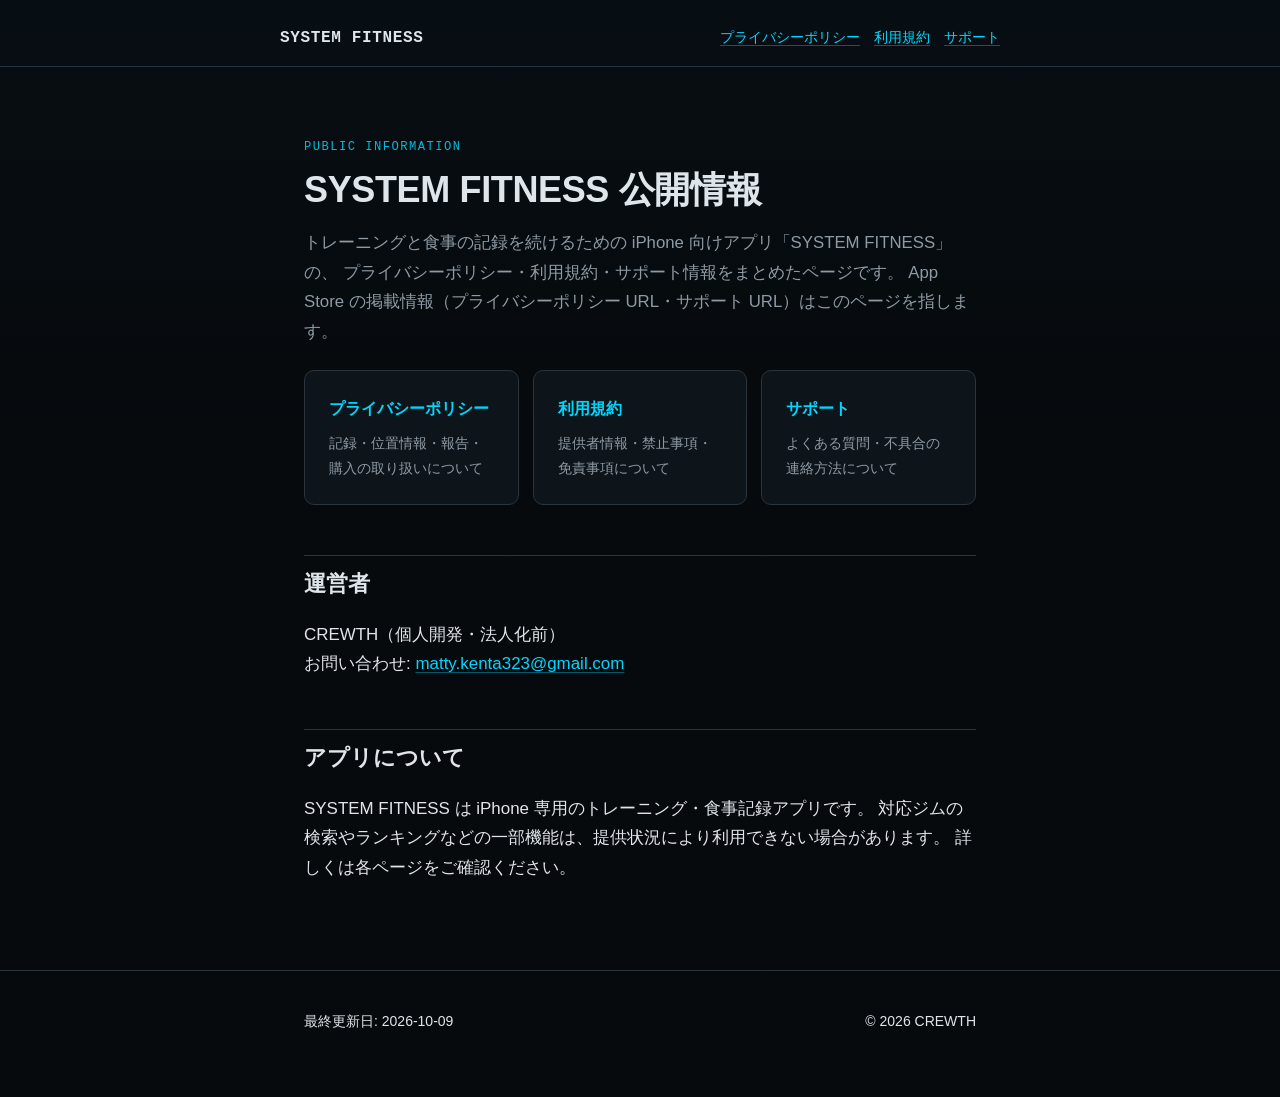
<file: index.html>
<!doctype html>
<html lang="ja">
<head>
<meta charset="UTF-8" />
<meta name="viewport" content="width=device-width, initial-scale=1" />
<title>SYSTEM FITNESS — 公開情報</title>
<meta name="description" content="SYSTEM FITNESS のプライバシーポリシー・利用規約・サポート情報です。" />
<link rel="stylesheet" href="./style.css" />
</head>
<body>
<header class="site-header">
  <div class="site-header__inner">
    <a class="site-header__brand" href="./index.html">SYSTEM FITNESS</a>
    <nav class="site-header__nav" aria-label="ページ">
      <a href="./privacy.html">プライバシーポリシー</a>
      <a href="./terms.html">利用規約</a>
      <a href="./support.html">サポート</a>
    </nav>
  </div>
</header>

<main class="site-main">
  <section aria-labelledby="top-heading">
    <p class="overline">PUBLIC INFORMATION</p>
    <h1 id="top-heading">SYSTEM FITNESS 公開情報</h1>
    <p class="lede">
      トレーニングと食事の記録を続けるための iPhone 向けアプリ「SYSTEM FITNESS」の、
      プライバシーポリシー・利用規約・サポート情報をまとめたページです。
      App Store の掲載情報（プライバシーポリシー URL・サポート URL）はこのページを指します。
    </p>

    <div class="card-grid">
      <a class="card" href="./privacy.html">
        <h3>プライバシーポリシー</h3>
        <p>記録・位置情報・報告・購入の取り扱いについて</p>
      </a>
      <a class="card" href="./terms.html">
        <h3>利用規約</h3>
        <p>提供者情報・禁止事項・免責事項について</p>
      </a>
      <a class="card" href="./support.html">
        <h3>サポート</h3>
        <p>よくある質問・不具合の連絡方法について</p>
      </a>
    </div>

    <h2>運営者</h2>
    <p>
      CREWTH（個人開発・法人化前）<br />
      お問い合わせ: <a href="mailto:matty.kenta323@gmail.com">matty.kenta323@gmail.com</a>
    </p>

    <h2>アプリについて</h2>
    <p>
      SYSTEM FITNESS は iPhone 専用のトレーニング・食事記録アプリです。
      対応ジムの検索やランキングなどの一部機能は、提供状況により利用できない場合があります。
      詳しくは各ページをご確認ください。
    </p>
  </section>
</main>

<footer class="site-footer">
  <div class="site-footer__inner">
    <p>最終更新日: 2026-10-09</p>
    <p>&copy; 2026 CREWTH</p>
  </div>
</footer>
</body>
</html>
</file>
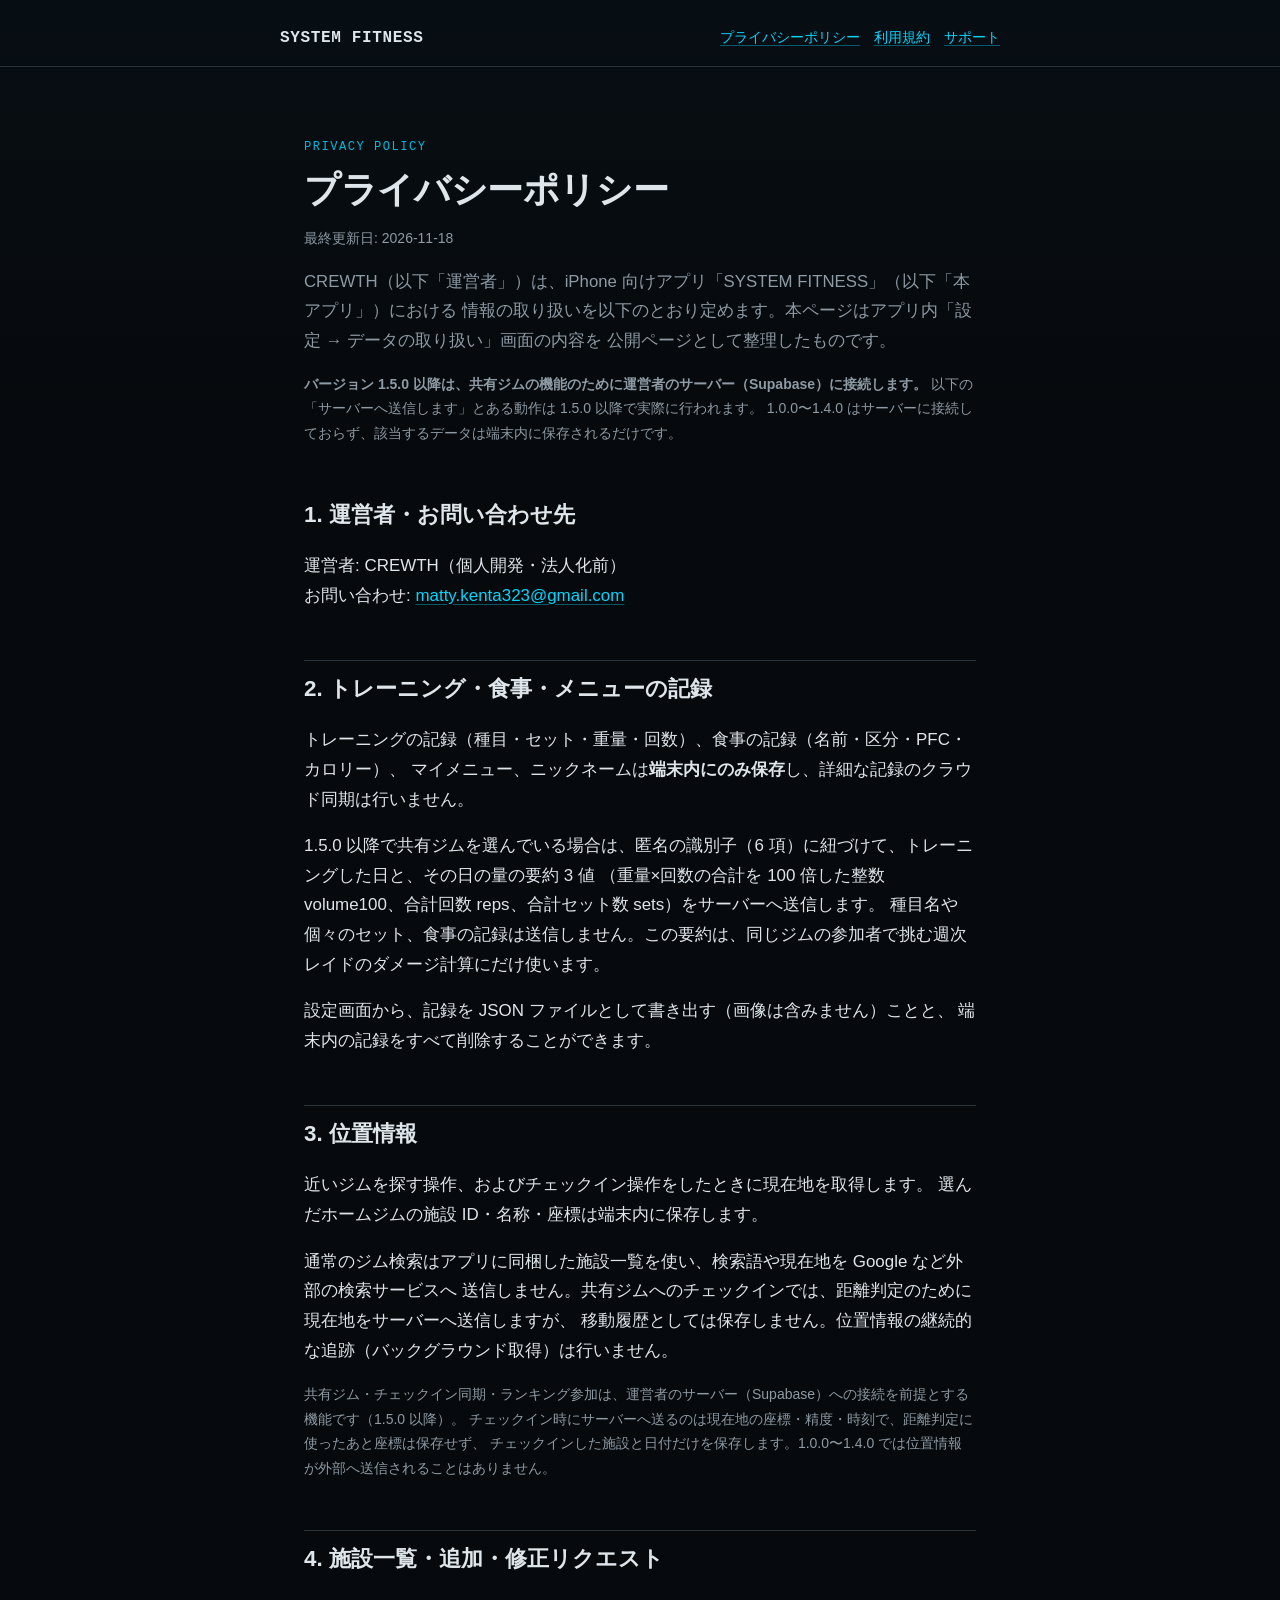
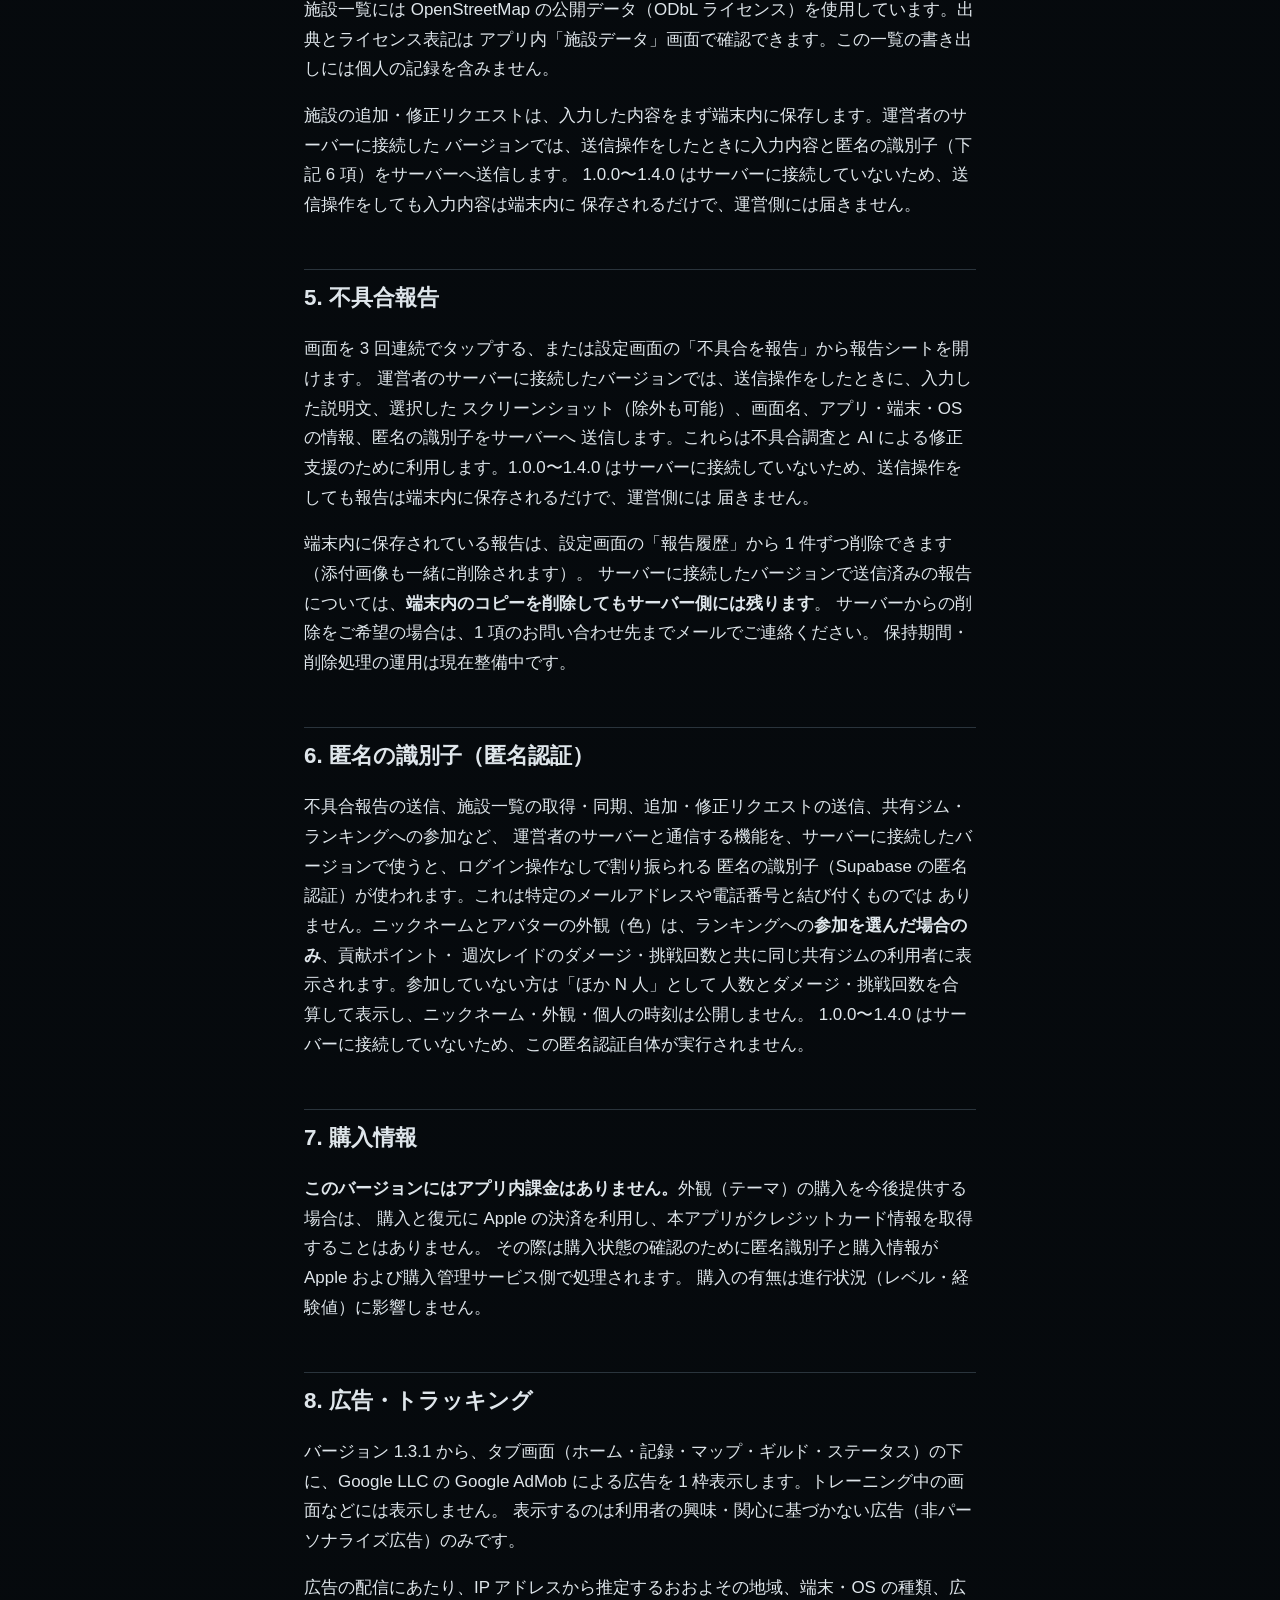
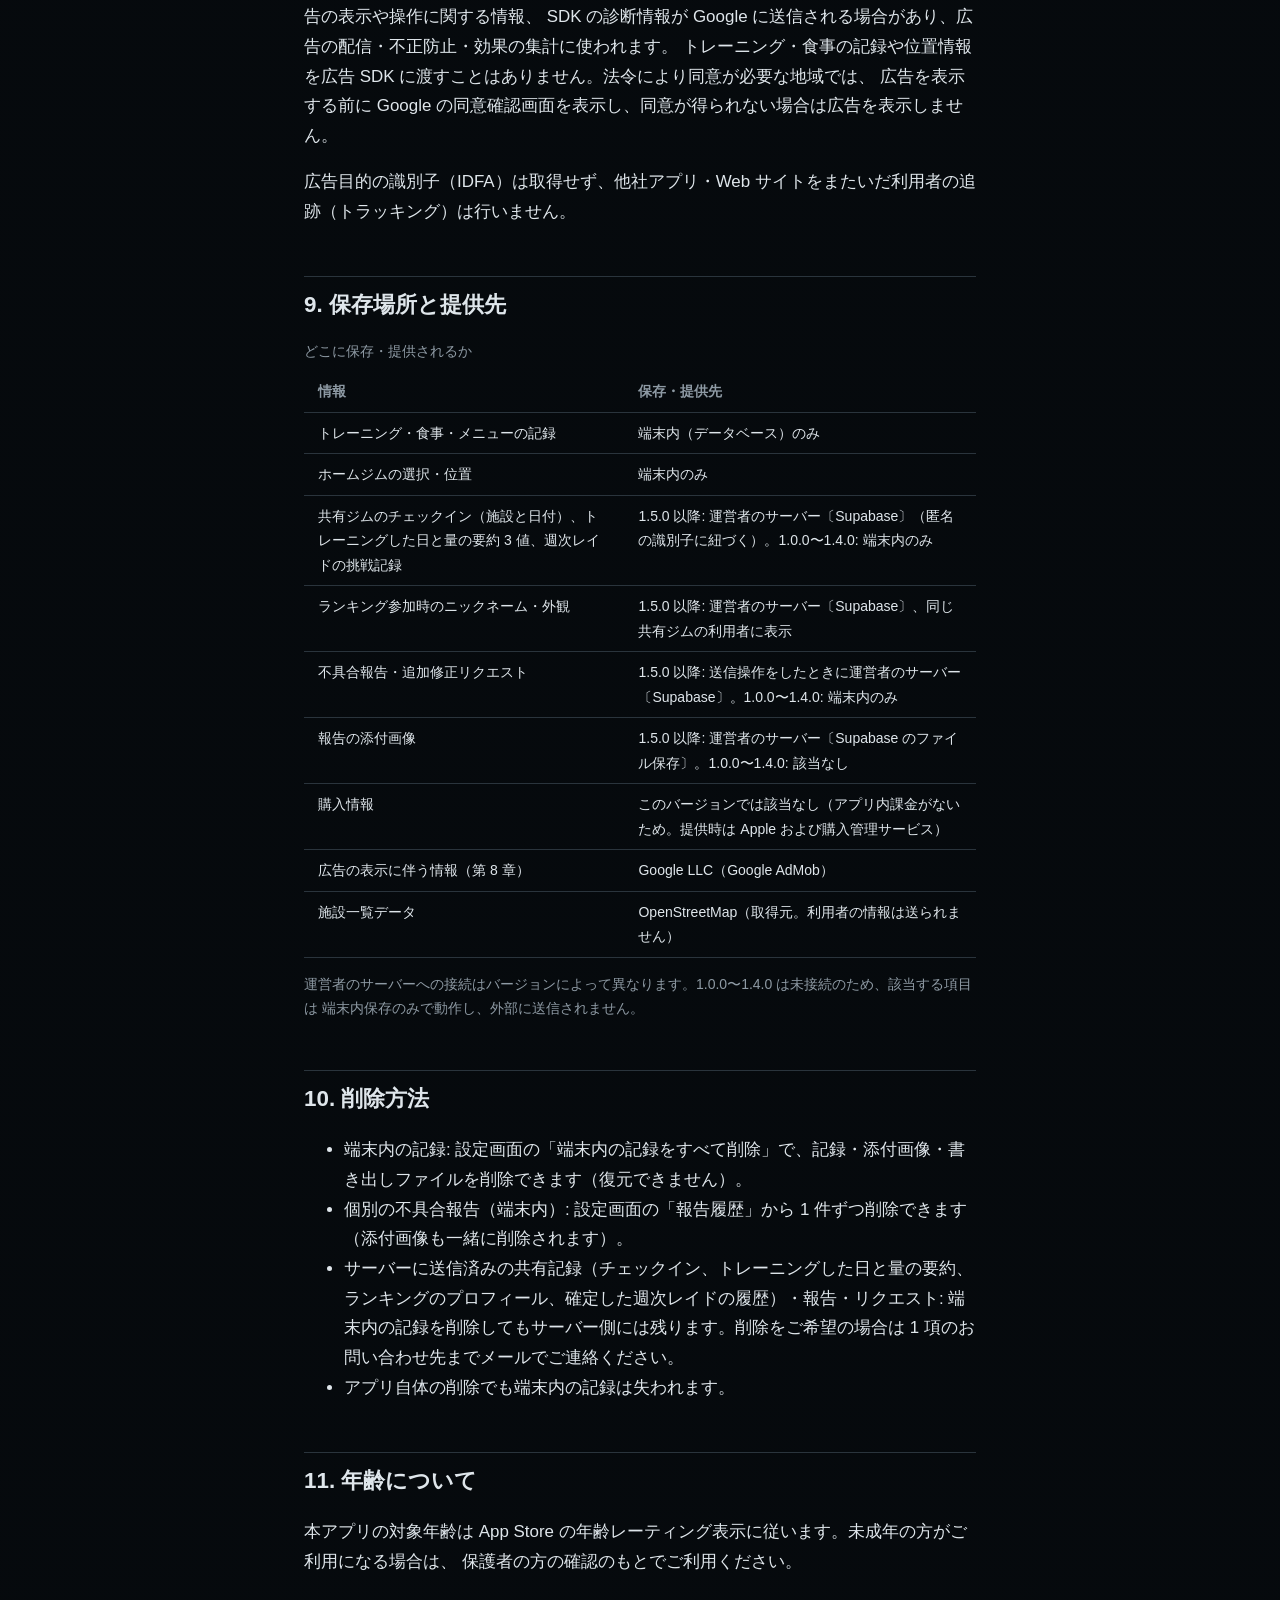
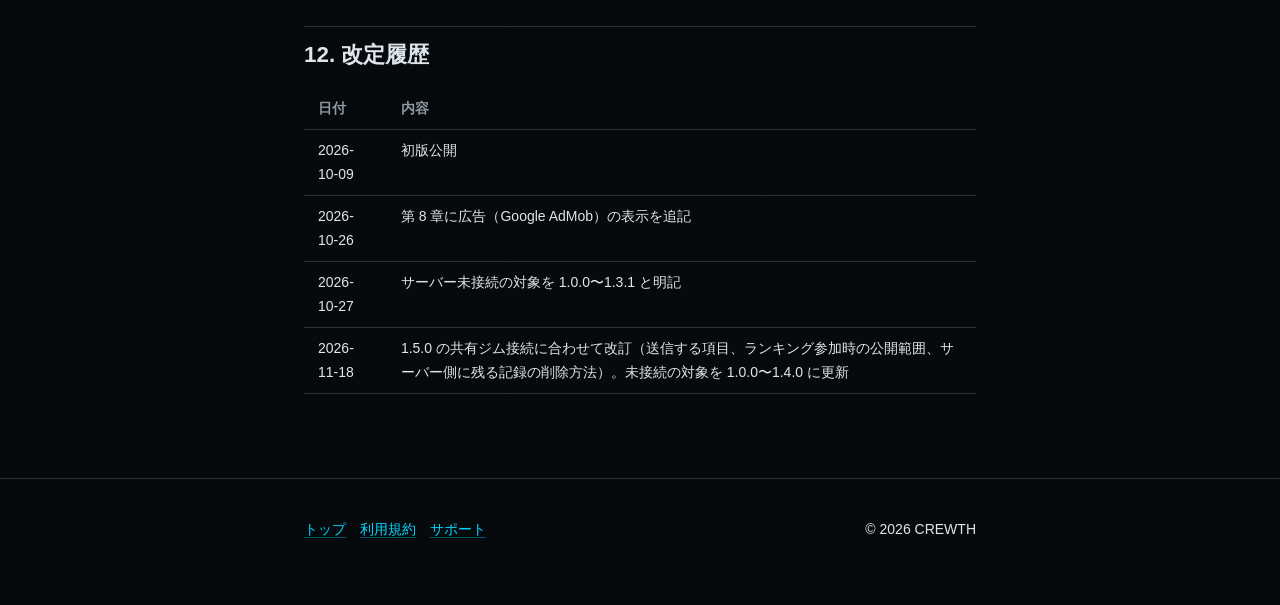
<file: privacy.html>
<!doctype html>
<html lang="ja">
<head>
<meta charset="UTF-8" />
<meta name="viewport" content="width=device-width, initial-scale=1" />
<title>プライバシーポリシー — SYSTEM FITNESS</title>
<meta name="description" content="SYSTEM FITNESS のプライバシーポリシー。収集する情報、端末内保存、第三者提供、削除方法について説明します。" />
<link rel="stylesheet" href="./style.css" />
</head>
<body>
<header class="site-header">
  <div class="site-header__inner">
    <a class="site-header__brand" href="./index.html">SYSTEM FITNESS</a>
    <nav class="site-header__nav" aria-label="ページ">
      <a href="./privacy.html">プライバシーポリシー</a>
      <a href="./terms.html">利用規約</a>
      <a href="./support.html">サポート</a>
    </nav>
  </div>
</header>

<main class="site-main">
  <article>
    <p class="overline">PRIVACY POLICY</p>
    <h1>プライバシーポリシー</h1>
    <p class="meta">最終更新日: 2026-11-18</p>
    <p class="lede">
      CREWTH（以下「運営者」）は、iPhone 向けアプリ「SYSTEM FITNESS」（以下「本アプリ」）における
      情報の取り扱いを以下のとおり定めます。本ページはアプリ内「設定 → データの取り扱い」画面の内容を
      公開ページとして整理したものです。
    </p>
    <p class="meta">
      <strong>バージョン 1.5.0 以降は、共有ジムの機能のために運営者のサーバー（Supabase）に接続します。</strong>
      以下の「サーバーへ送信します」とある動作は 1.5.0 以降で実際に行われます。
      1.0.0〜1.4.0 はサーバーに接続しておらず、該当するデータは端末内に保存されるだけです。
    </p>

    <section aria-labelledby="h-operator">
      <h2 id="h-operator">1. 運営者・お問い合わせ先</h2>
      <p>
        運営者: CREWTH（個人開発・法人化前）<br />
        お問い合わせ: <a href="mailto:matty.kenta323@gmail.com">matty.kenta323@gmail.com</a>
      </p>
    </section>

    <section aria-labelledby="h-records">
      <h2 id="h-records">2. トレーニング・食事・メニューの記録</h2>
      <p>
        トレーニングの記録（種目・セット・重量・回数）、食事の記録（名前・区分・PFC・カロリー）、
        マイメニュー、ニックネームは<strong>端末内にのみ保存</strong>し、詳細な記録のクラウド同期は行いません。
      </p>
      <p>
        1.5.0 以降で共有ジムを選んでいる場合は、匿名の識別子（6 項）に紐づけて、トレーニングした日と、その日の量の要約 3 値
        （重量×回数の合計を 100 倍した整数 volume100、合計回数 reps、合計セット数 sets）をサーバーへ送信します。
        種目名や個々のセット、食事の記録は送信しません。この要約は、同じジムの参加者で挑む週次レイドのダメージ計算にだけ使います。
      </p>
      <p>
        設定画面から、記録を JSON ファイルとして書き出す（画像は含みません）ことと、
        端末内の記録をすべて削除することができます。
      </p>
    </section>

    <section aria-labelledby="h-location">
      <h2 id="h-location">3. 位置情報</h2>
      <p>
        近いジムを探す操作、およびチェックイン操作をしたときに現在地を取得します。
        選んだホームジムの施設 ID・名称・座標は端末内に保存します。
      </p>
      <p>
        通常のジム検索はアプリに同梱した施設一覧を使い、検索語や現在地を Google など外部の検索サービスへ
        送信しません。共有ジムへのチェックインでは、距離判定のために現在地をサーバーへ送信しますが、
        移動履歴としては保存しません。位置情報の継続的な追跡（バックグラウンド取得）は行いません。
      </p>
      <p class="meta">
        共有ジム・チェックイン同期・ランキング参加は、運営者のサーバー（Supabase）への接続を前提とする機能です（1.5.0 以降）。
        チェックイン時にサーバーへ送るのは現在地の座標・精度・時刻で、距離判定に使ったあと座標は保存せず、
        チェックインした施設と日付だけを保存します。1.0.0〜1.4.0 では位置情報が外部へ送信されることはありません。
      </p>
    </section>

    <section aria-labelledby="h-gyms">
      <h2 id="h-gyms">4. 施設一覧・追加・修正リクエスト</h2>
      <p>
        施設一覧には OpenStreetMap の公開データ（ODbL ライセンス）を使用しています。出典とライセンス表記は
        アプリ内「施設データ」画面で確認できます。この一覧の書き出しには個人の記録を含みません。
      </p>
      <p>
        施設の追加・修正リクエストは、入力した内容をまず端末内に保存します。運営者のサーバーに接続した
        バージョンでは、送信操作をしたときに入力内容と匿名の識別子（下記 6 項）をサーバーへ送信します。
        1.0.0〜1.4.0 はサーバーに接続していないため、送信操作をしても入力内容は端末内に
        保存されるだけで、運営側には届きません。
      </p>
    </section>

    <section aria-labelledby="h-reports">
      <h2 id="h-reports">5. 不具合報告</h2>
      <p>
        画面を 3 回連続でタップする、または設定画面の「不具合を報告」から報告シートを開けます。
        運営者のサーバーに接続したバージョンでは、送信操作をしたときに、入力した説明文、選択した
        スクリーンショット（除外も可能）、画面名、アプリ・端末・OS の情報、匿名の識別子をサーバーへ
        送信します。これらは不具合調査と AI による修正支援のために利用します。1.0.0〜1.4.0
        はサーバーに接続していないため、送信操作をしても報告は端末内に保存されるだけで、運営側には
        届きません。
      </p>
      <p>
        端末内に保存されている報告は、設定画面の「報告履歴」から 1 件ずつ削除できます（添付画像も一緒に削除されます）。
        サーバーに接続したバージョンで送信済みの報告については、<strong>端末内のコピーを削除してもサーバー側には残ります</strong>。
        サーバーからの削除をご希望の場合は、1 項のお問い合わせ先までメールでご連絡ください。
        保持期間・削除処理の運用は現在整備中です。
      </p>
    </section>

    <section aria-labelledby="h-id">
      <h2 id="h-id">6. 匿名の識別子（匿名認証）</h2>
      <p>
        不具合報告の送信、施設一覧の取得・同期、追加・修正リクエストの送信、共有ジム・ランキングへの参加など、
        運営者のサーバーと通信する機能を、サーバーに接続したバージョンで使うと、ログイン操作なしで割り振られる
        匿名の識別子（Supabase の匿名認証）が使われます。これは特定のメールアドレスや電話番号と結び付くものでは
        ありません。ニックネームとアバターの外観（色）は、ランキングへの<strong>参加を選んだ場合のみ</strong>、貢献ポイント・
        週次レイドのダメージ・挑戦回数と共に同じ共有ジムの利用者に表示されます。参加していない方は「ほか N 人」として
        人数とダメージ・挑戦回数を合算して表示し、ニックネーム・外観・個人の時刻は公開しません。
        1.0.0〜1.4.0 はサーバーに接続していないため、この匿名認証自体が実行されません。
      </p>
    </section>

    <section aria-labelledby="h-purchase">
      <h2 id="h-purchase">7. 購入情報</h2>
      <p>
        <strong>このバージョンにはアプリ内課金はありません。</strong>外観（テーマ）の購入を今後提供する場合は、
        購入と復元に Apple の決済を利用し、本アプリがクレジットカード情報を取得することはありません。
        その際は購入状態の確認のために匿名識別子と購入情報が Apple および購入管理サービス側で処理されます。
        購入の有無は進行状況（レベル・経験値）に影響しません。
      </p>
    </section>

    <section aria-labelledby="h-ads">
      <h2 id="h-ads">8. 広告・トラッキング</h2>
      <p>
        バージョン 1.3.1 から、タブ画面（ホーム・記録・マップ・ギルド・ステータス）の下に、Google LLC の
        Google AdMob による広告を 1 枠表示します。トレーニング中の画面などには表示しません。
        表示するのは利用者の興味・関心に基づかない広告（非パーソナライズ広告）のみです。
      </p>
      <p>
        広告の配信にあたり、IP アドレスから推定するおおよその地域、端末・OS の種類、広告の表示や操作に関する情報、
        SDK の診断情報が Google に送信される場合があり、広告の配信・不正防止・効果の集計に使われます。
        トレーニング・食事の記録や位置情報を広告 SDK に渡すことはありません。法令により同意が必要な地域では、
        広告を表示する前に Google の同意確認画面を表示し、同意が得られない場合は広告を表示しません。
      </p>
      <p>
        広告目的の識別子（IDFA）は取得せず、他社アプリ・Web サイトをまたいだ利用者の追跡（トラッキング）は行いません。
      </p>
    </section>

    <section aria-labelledby="h-where">
      <h2 id="h-where">9. 保存場所と提供先</h2>
      <table>
        <caption>どこに保存・提供されるか</caption>
        <thead>
          <tr><th>情報</th><th>保存・提供先</th></tr>
        </thead>
        <tbody>
          <tr><td>トレーニング・食事・メニューの記録</td><td>端末内（データベース）のみ</td></tr>
          <tr><td>ホームジムの選択・位置</td><td>端末内のみ</td></tr>
          <tr><td>共有ジムのチェックイン（施設と日付）、トレーニングした日と量の要約 3 値、週次レイドの挑戦記録</td><td>1.5.0 以降: 運営者のサーバー〔Supabase〕（匿名の識別子に紐づく）。1.0.0〜1.4.0: 端末内のみ</td></tr>
          <tr><td>ランキング参加時のニックネーム・外観</td><td>1.5.0 以降: 運営者のサーバー〔Supabase〕、同じ共有ジムの利用者に表示</td></tr>
          <tr><td>不具合報告・追加修正リクエスト</td><td>1.5.0 以降: 送信操作をしたときに運営者のサーバー〔Supabase〕。1.0.0〜1.4.0: 端末内のみ</td></tr>
          <tr><td>報告の添付画像</td><td>1.5.0 以降: 運営者のサーバー〔Supabase のファイル保存〕。1.0.0〜1.4.0: 該当なし</td></tr>
          <tr><td>購入情報</td><td>このバージョンでは該当なし（アプリ内課金がないため。提供時は Apple および購入管理サービス）</td></tr>
          <tr><td>広告の表示に伴う情報（第 8 章）</td><td>Google LLC（Google AdMob）</td></tr>
          <tr><td>施設一覧データ</td><td>OpenStreetMap（取得元。利用者の情報は送られません）</td></tr>
        </tbody>
      </table>
      <p class="meta">
        運営者のサーバーへの接続はバージョンによって異なります。1.0.0〜1.4.0 は未接続のため、該当する項目は
        端末内保存のみで動作し、外部に送信されません。
      </p>
    </section>

    <section aria-labelledby="h-delete">
      <h2 id="h-delete">10. 削除方法</h2>
      <ul>
        <li>端末内の記録: 設定画面の「端末内の記録をすべて削除」で、記録・添付画像・書き出しファイルを削除できます（復元できません）。</li>
        <li>個別の不具合報告（端末内）: 設定画面の「報告履歴」から 1 件ずつ削除できます（添付画像も一緒に削除されます）。</li>
        <li>サーバーに送信済みの共有記録（チェックイン、トレーニングした日と量の要約、ランキングのプロフィール、確定した週次レイドの履歴）・報告・リクエスト: 端末内の記録を削除してもサーバー側には残ります。削除をご希望の場合は 1 項のお問い合わせ先までメールでご連絡ください。</li>
        <li>アプリ自体の削除でも端末内の記録は失われます。</li>
      </ul>
    </section>

    <section aria-labelledby="h-children">
      <h2 id="h-children">11. 年齢について</h2>
      <p>
        本アプリの対象年齢は App Store の年齢レーティング表示に従います。未成年の方がご利用になる場合は、
        保護者の方の確認のもとでご利用ください。
      </p>
    </section>

    <section aria-labelledby="h-history">
      <h2 id="h-history">12. 改定履歴</h2>
      <table>
        <thead>
          <tr><th>日付</th><th>内容</th></tr>
        </thead>
        <tbody>
          <tr><td>2026-10-09</td><td>初版公開</td></tr>
          <tr><td>2026-10-26</td><td>第 8 章に広告（Google AdMob）の表示を追記</td></tr>
          <tr><td>2026-10-27</td><td>サーバー未接続の対象を 1.0.0〜1.3.1 と明記</td></tr>
          <tr><td>2026-11-18</td><td>1.5.0 の共有ジム接続に合わせて改訂（送信する項目、ランキング参加時の公開範囲、サーバー側に残る記録の削除方法）。未接続の対象を 1.0.0〜1.4.0 に更新</td></tr>
        </tbody>
      </table>
    </section>
  </article>
</main>

<footer class="site-footer">
  <div class="site-footer__inner">
    <nav class="site-footer__nav" aria-label="フッター">
      <a href="./index.html">トップ</a>
      <a href="./terms.html">利用規約</a>
      <a href="./support.html">サポート</a>
    </nav>
    <p>&copy; 2026 CREWTH</p>
  </div>
</footer>
</body>
</html>
</file>
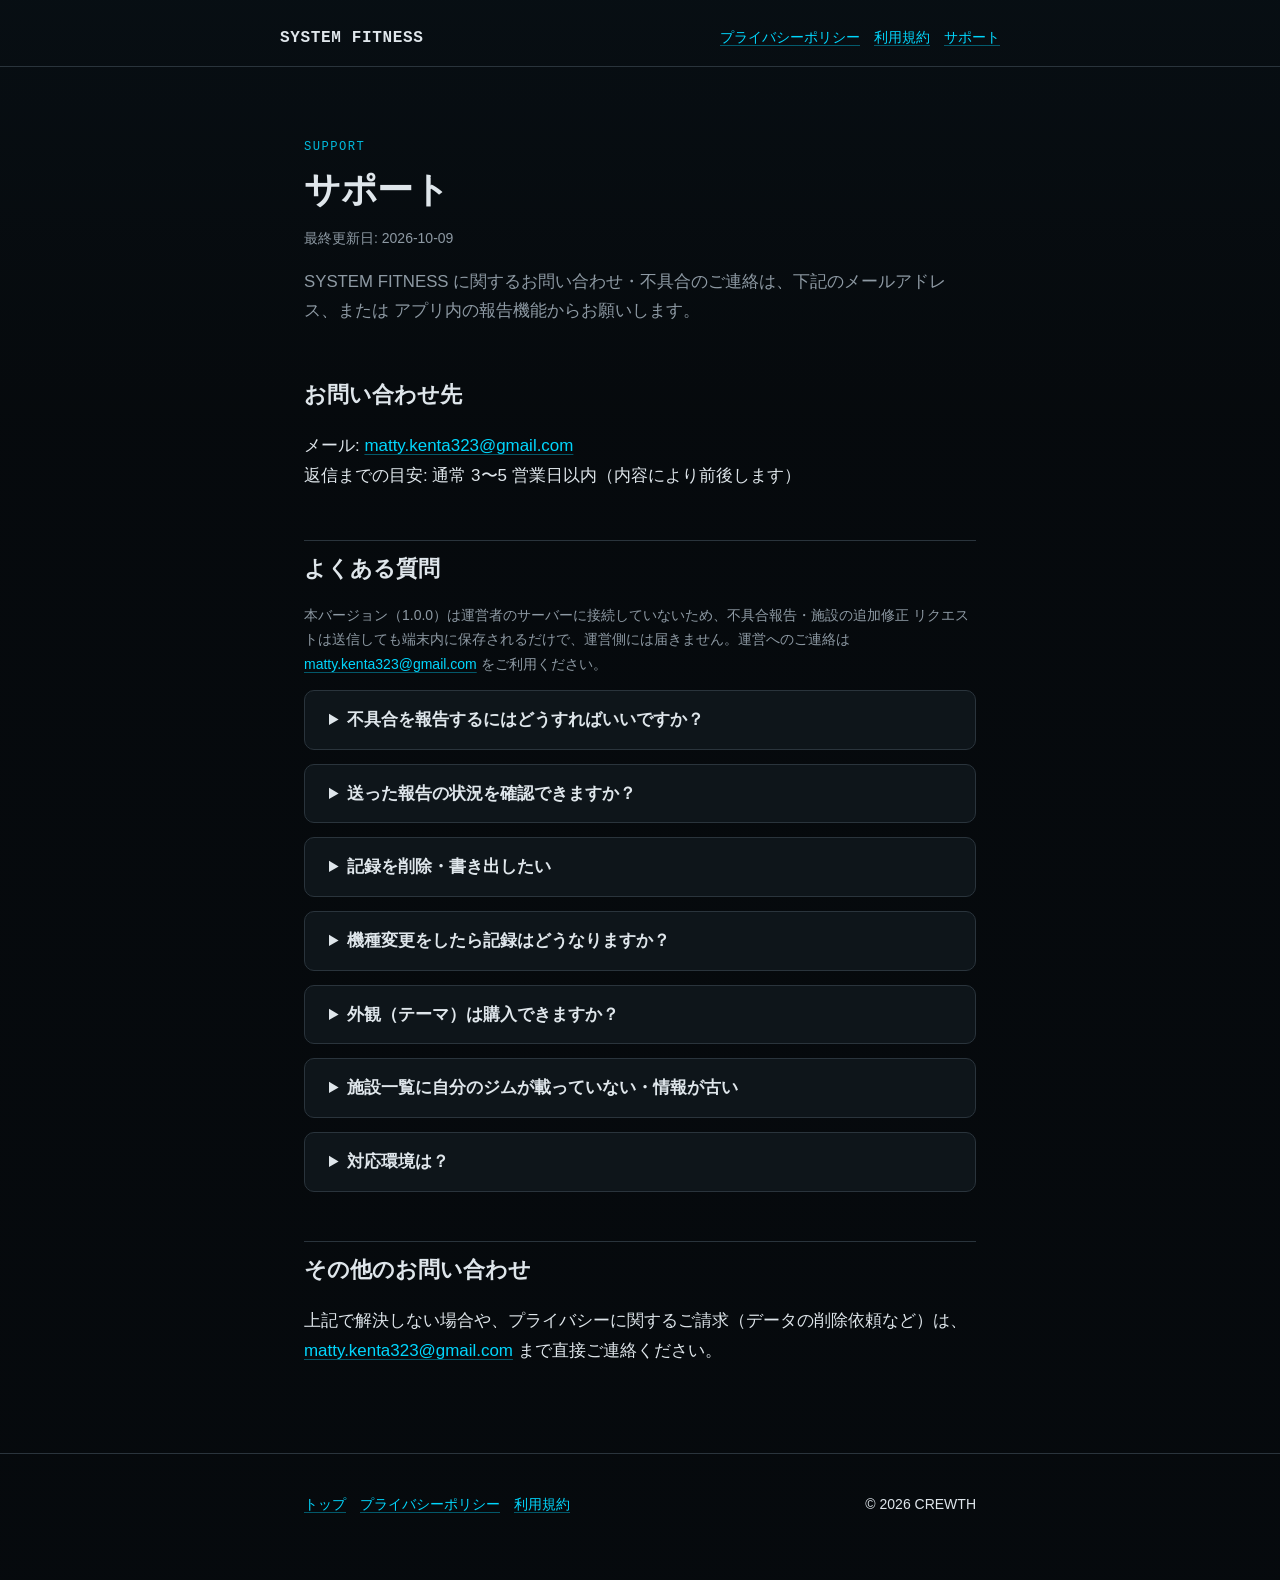
<file: support.html>
<!doctype html>
<html lang="ja">
<head>
<meta charset="UTF-8" />
<meta name="viewport" content="width=device-width, initial-scale=1" />
<title>サポート — SYSTEM FITNESS</title>
<meta name="description" content="SYSTEM FITNESS のサポート情報。よくある質問、不具合の連絡方法、お問い合わせ先。" />
<link rel="stylesheet" href="./style.css" />
</head>
<body>
<header class="site-header">
  <div class="site-header__inner">
    <a class="site-header__brand" href="./index.html">SYSTEM FITNESS</a>
    <nav class="site-header__nav" aria-label="ページ">
      <a href="./privacy.html">プライバシーポリシー</a>
      <a href="./terms.html">利用規約</a>
      <a href="./support.html">サポート</a>
    </nav>
  </div>
</header>

<main class="site-main">
  <article>
    <p class="overline">SUPPORT</p>
    <h1>サポート</h1>
    <p class="meta">最終更新日: 2026-10-09</p>
    <p class="lede">
      SYSTEM FITNESS に関するお問い合わせ・不具合のご連絡は、下記のメールアドレス、または
      アプリ内の報告機能からお願いします。
    </p>

    <section aria-labelledby="h-contact">
      <h2 id="h-contact">お問い合わせ先</h2>
      <p>
        メール: <a href="mailto:matty.kenta323@gmail.com">matty.kenta323@gmail.com</a><br />
        返信までの目安: 通常 3〜5 営業日以内（内容により前後します）
      </p>
    </section>

    <section aria-labelledby="h-faq">
      <h2 id="h-faq">よくある質問</h2>

      <p class="meta">
        本バージョン（1.0.0）は運営者のサーバーに接続していないため、不具合報告・施設の追加修正
        リクエストは送信しても端末内に保存されるだけで、運営側には届きません。運営へのご連絡は
        <a href="mailto:matty.kenta323@gmail.com">matty.kenta323@gmail.com</a> をご利用ください。
      </p>

      <details>
        <summary>不具合を報告するにはどうすればいいですか？</summary>
        <p>
          アプリのどの画面でも、同じ場所を素早く 3 回タップすると報告シートが開きます。
          設定画面の「不具合を報告」からも同じ画面を開けます。説明文とスクリーンショット
          （除外も可能）を添えて送信すると、端末内に保存されます（本バージョンでは運営側には
          届きません）。運営へのご連絡は上記のメールアドレスをご利用ください。
        </p>
      </details>

      <details>
        <summary>送った報告の状況を確認できますか？</summary>
        <p>
          設定画面の「報告履歴」から、報告の状態を確認できます。本バージョンでは送信は常に
          「送信できませんでした」の状態になります（サーバーに接続していないため）。
          サーバーに接続したバージョンでは、送信に失敗した報告を同じ画面から再送できます。
        </p>
      </details>

      <details>
        <summary>記録を削除・書き出したい</summary>
        <p>
          設定画面の「記録を書き出す」で記録を JSON ファイルとして共有できます（画像は含みません）。
          「端末内の記録をすべて削除」で端末内の記録をすべて削除できます（復元できません）。
          不具合報告は「報告履歴」から 1 件ずつ削除することもできます。
          サーバーに送信済みの報告の削除は、プライバシーポリシーの「削除方法」をご確認ください。
        </p>
      </details>

      <details>
        <summary>機種変更をしたら記録はどうなりますか？</summary>
        <p>
          トレーニング・食事の記録は端末内に保存されているため、現時点では機種変更時に
          自動で引き継がれません。機種変更の前に「記録を書き出す」でファイルを保存しておくことを
          おすすめします（書き出したファイルをアプリへ読み込み直す機能は現在ありません）。
        </p>
      </details>

      <details>
        <summary>外観（テーマ）は購入できますか？</summary>
        <p>
          このバージョンにはアプリ内課金がなく、外観の購入はできません。今後提供する場合は、
          購入と復元に Apple の決済を利用する形を予定しています。
        </p>
      </details>

      <details>
        <summary>施設一覧に自分のジムが載っていない・情報が古い</summary>
        <p>
          「ジムを探す」画面の「追加・修正リクエスト」から入力内容を記録できます。本バージョンは
          サーバーに接続していないため、記録した内容は端末内に保存されるだけで運営側には届きません。
          施設一覧の修正をご依頼の場合は、上記のメールアドレスまでご連絡ください。施設一覧は
          OpenStreetMap の公開データを基にしており、最新の営業状況・設備を保証するものではありません。
        </p>
      </details>

      <details>
        <summary>対応環境は？</summary>
        <p>
          iPhone 専用のアプリです（iPad 非対応）。対応する iOS のバージョンは App Store の
          掲載ページをご確認ください。
        </p>
      </details>
    </section>

    <section aria-labelledby="h-other">
      <h2 id="h-other">その他のお問い合わせ</h2>
      <p>
        上記で解決しない場合や、プライバシーに関するご請求（データの削除依頼など）は、
        <a href="mailto:matty.kenta323@gmail.com">matty.kenta323@gmail.com</a>
        まで直接ご連絡ください。
      </p>
    </section>
  </article>
</main>

<footer class="site-footer">
  <div class="site-footer__inner">
    <nav class="site-footer__nav" aria-label="フッター">
      <a href="./index.html">トップ</a>
      <a href="./privacy.html">プライバシーポリシー</a>
      <a href="./terms.html">利用規約</a>
    </nav>
    <p>&copy; 2026 CREWTH</p>
  </div>
</footer>
</body>
</html>
</file>
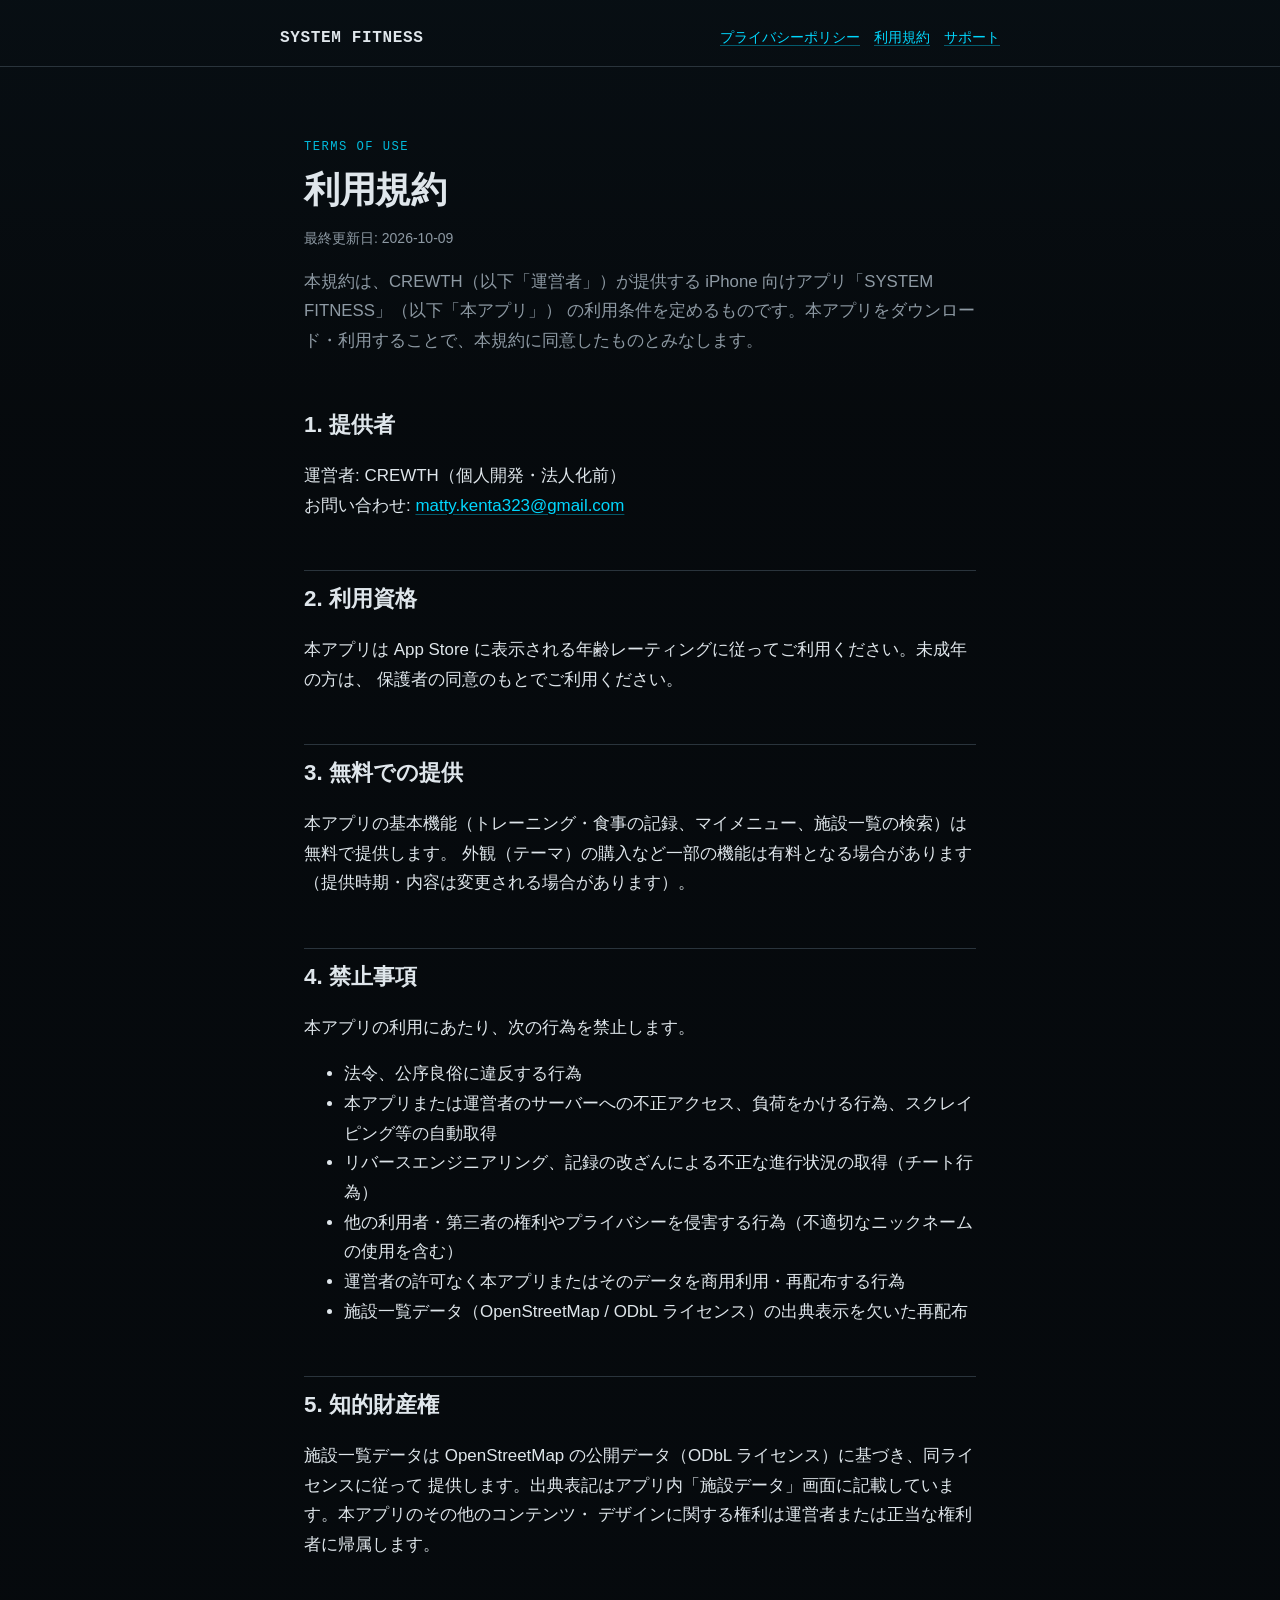
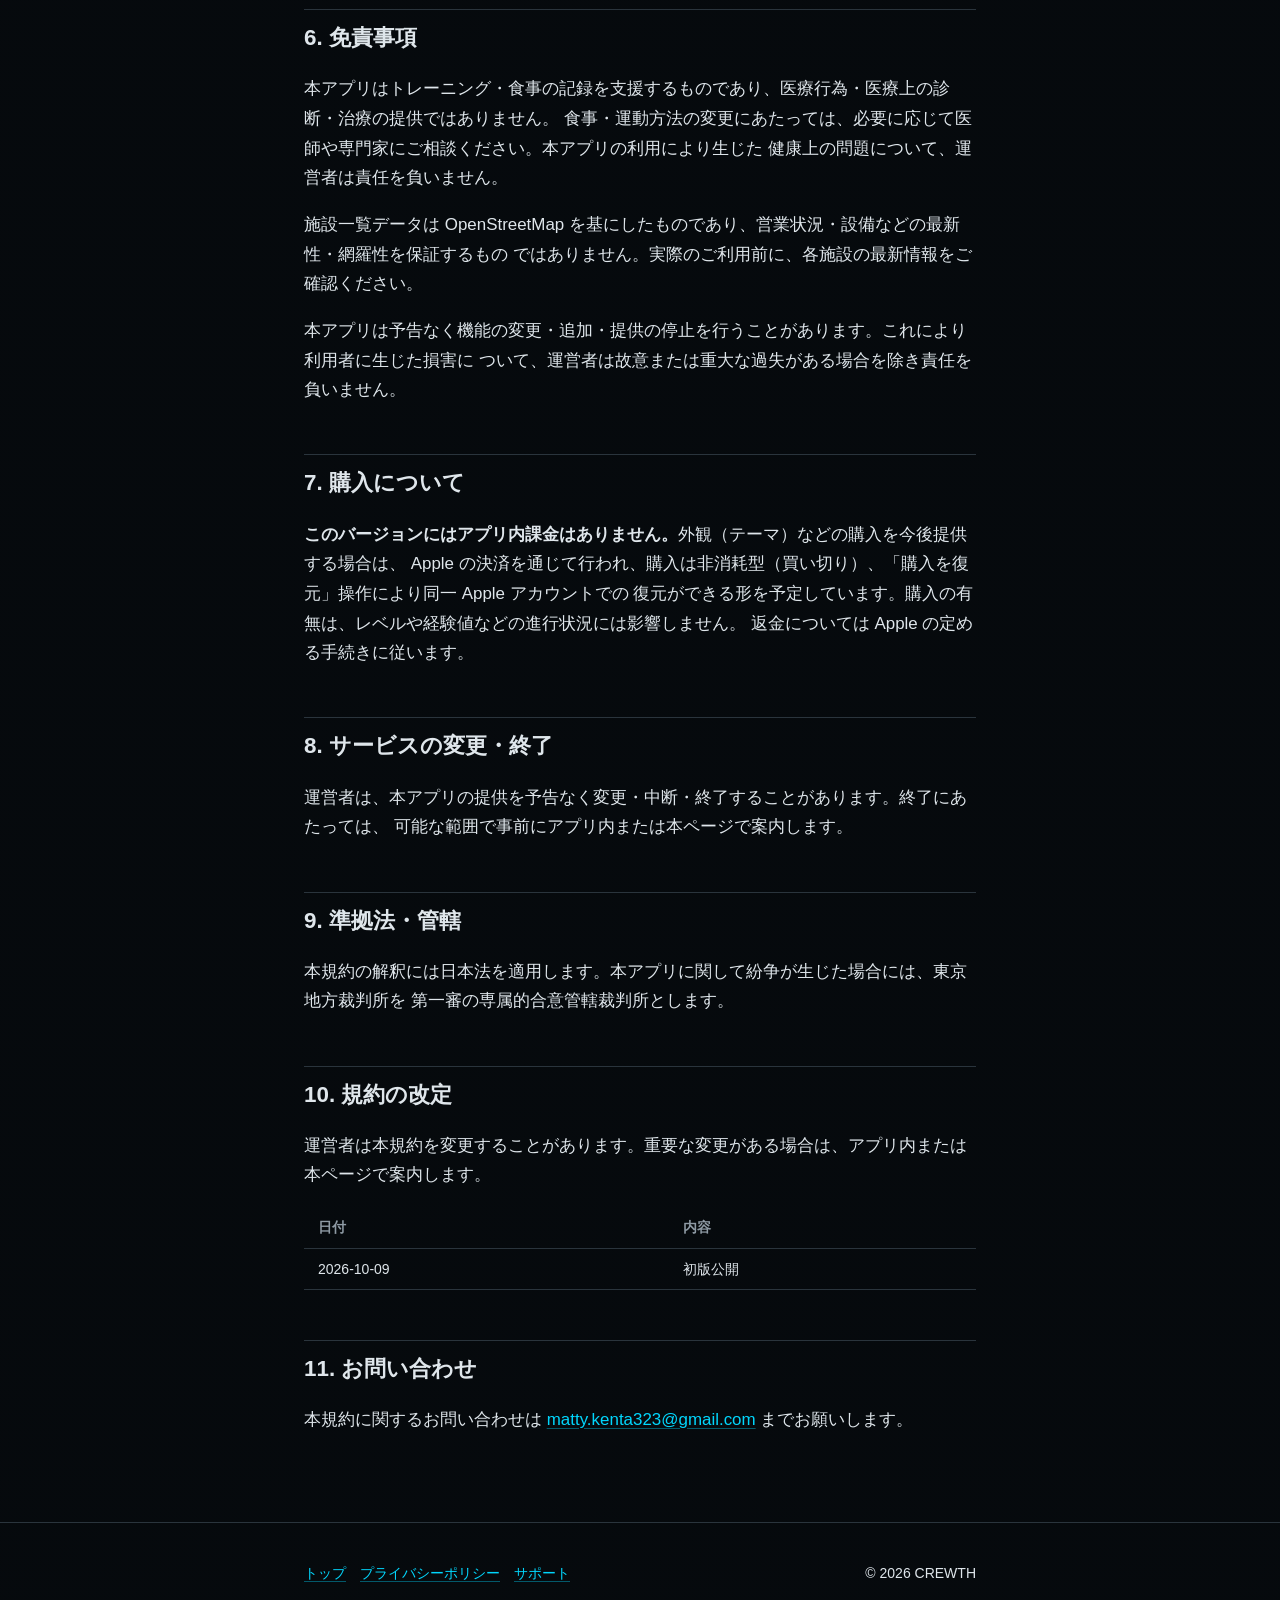
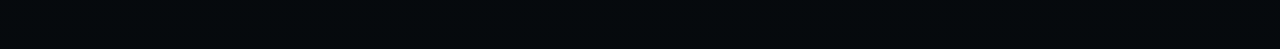
<file: terms.html>
<!doctype html>
<html lang="ja">
<head>
<meta charset="UTF-8" />
<meta name="viewport" content="width=device-width, initial-scale=1" />
<title>利用規約 — SYSTEM FITNESS</title>
<meta name="description" content="SYSTEM FITNESS の利用規約。禁止事項、免責事項、購入について説明します。" />
<link rel="stylesheet" href="./style.css" />
</head>
<body>
<header class="site-header">
  <div class="site-header__inner">
    <a class="site-header__brand" href="./index.html">SYSTEM FITNESS</a>
    <nav class="site-header__nav" aria-label="ページ">
      <a href="./privacy.html">プライバシーポリシー</a>
      <a href="./terms.html">利用規約</a>
      <a href="./support.html">サポート</a>
    </nav>
  </div>
</header>

<main class="site-main">
  <article>
    <p class="overline">TERMS OF USE</p>
    <h1>利用規約</h1>
    <p class="meta">最終更新日: 2026-10-09</p>
    <p class="lede">
      本規約は、CREWTH（以下「運営者」）が提供する iPhone 向けアプリ「SYSTEM FITNESS」（以下「本アプリ」）
      の利用条件を定めるものです。本アプリをダウンロード・利用することで、本規約に同意したものとみなします。
    </p>

    <section aria-labelledby="h-provider">
      <h2 id="h-provider">1. 提供者</h2>
      <p>
        運営者: CREWTH（個人開発・法人化前）<br />
        お問い合わせ: <a href="mailto:matty.kenta323@gmail.com">matty.kenta323@gmail.com</a>
      </p>
    </section>

    <section aria-labelledby="h-eligibility">
      <h2 id="h-eligibility">2. 利用資格</h2>
      <p>
        本アプリは App Store に表示される年齢レーティングに従ってご利用ください。未成年の方は、
        保護者の同意のもとでご利用ください。
      </p>
    </section>

    <section aria-labelledby="h-free">
      <h2 id="h-free">3. 無料での提供</h2>
      <p>
        本アプリの基本機能（トレーニング・食事の記録、マイメニュー、施設一覧の検索）は無料で提供します。
        外観（テーマ）の購入など一部の機能は有料となる場合があります（提供時期・内容は変更される場合があります）。
      </p>
    </section>

    <section aria-labelledby="h-prohibited">
      <h2 id="h-prohibited">4. 禁止事項</h2>
      <p>本アプリの利用にあたり、次の行為を禁止します。</p>
      <ul>
        <li>法令、公序良俗に違反する行為</li>
        <li>本アプリまたは運営者のサーバーへの不正アクセス、負荷をかける行為、スクレイピング等の自動取得</li>
        <li>リバースエンジニアリング、記録の改ざんによる不正な進行状況の取得（チート行為）</li>
        <li>他の利用者・第三者の権利やプライバシーを侵害する行為（不適切なニックネームの使用を含む）</li>
        <li>運営者の許可なく本アプリまたはそのデータを商用利用・再配布する行為</li>
        <li>施設一覧データ（OpenStreetMap / ODbL ライセンス）の出典表示を欠いた再配布</li>
      </ul>
    </section>

    <section aria-labelledby="h-ip">
      <h2 id="h-ip">5. 知的財産権</h2>
      <p>
        施設一覧データは OpenStreetMap の公開データ（ODbL ライセンス）に基づき、同ライセンスに従って
        提供します。出典表記はアプリ内「施設データ」画面に記載しています。本アプリのその他のコンテンツ・
        デザインに関する権利は運営者または正当な権利者に帰属します。
      </p>
    </section>

    <section aria-labelledby="h-disclaimer">
      <h2 id="h-disclaimer">6. 免責事項</h2>
      <p>
        本アプリはトレーニング・食事の記録を支援するものであり、医療行為・医療上の診断・治療の提供ではありません。
        食事・運動方法の変更にあたっては、必要に応じて医師や専門家にご相談ください。本アプリの利用により生じた
        健康上の問題について、運営者は責任を負いません。
      </p>
      <p>
        施設一覧データは OpenStreetMap を基にしたものであり、営業状況・設備などの最新性・網羅性を保証するもの
        ではありません。実際のご利用前に、各施設の最新情報をご確認ください。
      </p>
      <p>
        本アプリは予告なく機能の変更・追加・提供の停止を行うことがあります。これにより利用者に生じた損害に
        ついて、運営者は故意または重大な過失がある場合を除き責任を負いません。
      </p>
    </section>

    <section aria-labelledby="h-purchase">
      <h2 id="h-purchase">7. 購入について</h2>
      <p>
        <strong>このバージョンにはアプリ内課金はありません。</strong>外観（テーマ）などの購入を今後提供する場合は、
        Apple の決済を通じて行われ、購入は非消耗型（買い切り）、「購入を復元」操作により同一 Apple アカウントでの
        復元ができる形を予定しています。購入の有無は、レベルや経験値などの進行状況には影響しません。
        返金については Apple の定める手続きに従います。
      </p>
    </section>

    <section aria-labelledby="h-suspend">
      <h2 id="h-suspend">8. サービスの変更・終了</h2>
      <p>
        運営者は、本アプリの提供を予告なく変更・中断・終了することがあります。終了にあたっては、
        可能な範囲で事前にアプリ内または本ページで案内します。
      </p>
    </section>

    <section aria-labelledby="h-law">
      <h2 id="h-law">9. 準拠法・管轄</h2>
      <p>
        本規約の解釈には日本法を適用します。本アプリに関して紛争が生じた場合には、東京地方裁判所を
        第一審の専属的合意管轄裁判所とします。
      </p>
    </section>

    <section aria-labelledby="h-change">
      <h2 id="h-change">10. 規約の改定</h2>
      <p>
        運営者は本規約を変更することがあります。重要な変更がある場合は、アプリ内または本ページで案内します。
      </p>
      <table>
        <thead>
          <tr><th>日付</th><th>内容</th></tr>
        </thead>
        <tbody>
          <tr><td>2026-10-09</td><td>初版公開</td></tr>
        </tbody>
      </table>
    </section>

    <section aria-labelledby="h-contact">
      <h2 id="h-contact">11. お問い合わせ</h2>
      <p>
        本規約に関するお問い合わせは
        <a href="mailto:matty.kenta323@gmail.com">matty.kenta323@gmail.com</a>
        までお願いします。
      </p>
    </section>
  </article>
</main>

<footer class="site-footer">
  <div class="site-footer__inner">
    <nav class="site-footer__nav" aria-label="フッター">
      <a href="./index.html">トップ</a>
      <a href="./privacy.html">プライバシーポリシー</a>
      <a href="./support.html">サポート</a>
    </nav>
    <p>&copy; 2026 CREWTH</p>
  </div>
</footer>
</body>
</html>
</file>
<file: style.css>
/*
  SYSTEM FITNESS — 公開ページ共通スタイル
  外部フォント・外部CDNは読み込まない（審査・プライバシーの単純さを保つ）。
*/

:root {
  --color-bg: oklch(14% 0.01 240);
  --color-surface: oklch(19% 0.015 240);
  --color-surface-raised: oklch(23% 0.02 240);
  --color-border: oklch(32% 0.02 240);
  --color-text: oklch(92% 0.01 240);
  --color-text-muted: oklch(68% 0.02 240);
  --color-accent: oklch(72% 0.14 215);
  --color-accent-strong: oklch(80% 0.16 215);
  --color-warn: oklch(74% 0.14 70);

  --font-ui: -apple-system, BlinkMacSystemFont, "Hiragino Sans", "Noto Sans JP",
    "Yu Gothic", sans-serif;
  --font-mono: "SF Mono", ui-monospace, "Menlo", "Hiragino Kaku Gothic ProN",
    monospace;

  --text-base: clamp(0.95rem, 0.9rem + 0.2vw, 1.0625rem);
  --text-small: clamp(0.8rem, 0.78rem + 0.15vw, 0.875rem);
  --text-heading: clamp(1.5rem, 1.1rem + 2vw, 2.25rem);
  --text-overline: clamp(0.7rem, 0.68rem + 0.1vw, 0.8rem);

  --space-xs: 0.5rem;
  --space-sm: 0.875rem;
  --space-md: 1.5rem;
  --space-lg: clamp(2rem, 1.5rem + 2vw, 3.5rem);
  --space-section: clamp(2.5rem, 2rem + 3vw, 5rem);

  --radius-panel: 10px;
  --duration-fast: 120ms;
  --ease-out: cubic-bezier(0.16, 1, 0.3, 1);
}

* {
  box-sizing: border-box;
}

html {
  color-scheme: dark;
}

body {
  margin: 0;
  background: var(--color-bg);
  background-image: linear-gradient(
    180deg,
    oklch(16% 0.015 240) 0%,
    var(--color-bg) 420px
  );
  color: var(--color-text);
  font-family: var(--font-ui);
  font-size: var(--text-base);
  line-height: 1.75;
  -webkit-font-smoothing: antialiased;
}

body,
html {
  overflow-x: hidden;
  max-width: 100%;
}

a {
  color: var(--color-accent-strong);
  text-decoration-color: oklch(72% 0.14 215 / 45%);
  text-underline-offset: 3px;
  transition: color var(--duration-fast) var(--ease-out);
}

a:hover {
  color: var(--color-accent);
}

a:focus-visible,
button:focus-visible {
  outline: 2px solid var(--color-accent);
  outline-offset: 3px;
  border-radius: 4px;
}

.site-header {
  border-bottom: 1px solid var(--color-border);
  padding: var(--space-md) var(--space-md) var(--space-sm);
}

.site-header__inner,
.site-main,
.site-footer__inner {
  max-width: 720px;
  margin: 0 auto;
  padding-left: var(--space-md);
  padding-right: var(--space-md);
}

.site-header__inner {
  padding-left: 0;
  padding-right: 0;
  display: flex;
  align-items: baseline;
  justify-content: space-between;
  gap: var(--space-sm);
  flex-wrap: wrap;
}

.site-header__brand {
  font-family: var(--font-mono);
  letter-spacing: 0.04em;
  font-weight: 700;
  font-size: 1rem;
  color: var(--color-text);
  text-decoration: none;
}

.site-header__brand:hover {
  color: var(--color-accent);
}

.site-header__nav {
  display: flex;
  gap: var(--space-sm);
  flex-wrap: wrap;
  font-size: var(--text-small);
}

.site-main {
  padding-top: var(--space-section);
  padding-bottom: var(--space-section);
}

.overline {
  font-family: var(--font-mono);
  font-size: var(--text-overline);
  letter-spacing: 0.12em;
  color: var(--color-accent);
  text-transform: uppercase;
  margin: 0 0 var(--space-xs);
}

h1 {
  font-size: var(--text-heading);
  line-height: 1.25;
  margin: 0 0 var(--space-sm);
  letter-spacing: -0.01em;
}

h2 {
  font-size: clamp(1.15rem, 1rem + 0.6vw, 1.4rem);
  margin: var(--space-lg) 0 var(--space-sm);
  padding-top: var(--space-xs);
  border-top: 1px solid var(--color-border);
}

section:first-of-type h2:first-child {
  border-top: none;
  padding-top: 0;
}

h3 {
  font-size: 1rem;
  margin: var(--space-md) 0 var(--space-xs);
  color: var(--color-accent-strong);
}

p,
li {
  color: var(--color-text);
}

.lede {
  color: var(--color-text-muted);
  font-size: clamp(0.95rem, 0.9rem + 0.2vw, 1.05rem);
}

.meta {
  color: var(--color-text-muted);
  font-size: var(--text-small);
}

.panel {
  background: var(--color-surface);
  border: 1px solid var(--color-border);
  border-radius: var(--radius-panel);
  padding: var(--space-md);
  margin: var(--space-md) 0;
}

.panel--warn {
  border-color: oklch(74% 0.14 70 / 45%);
  background: oklch(19% 0.02 70);
}

.panel--warn .overline {
  color: var(--color-warn);
}

.card-grid {
  display: grid;
  gap: var(--space-sm);
  grid-template-columns: 1fr;
  margin: var(--space-md) 0;
}

@media (min-width: 560px) {
  .card-grid {
    grid-template-columns: repeat(3, 1fr);
  }
}

.card {
  display: block;
  background: var(--color-surface);
  border: 1px solid var(--color-border);
  border-radius: var(--radius-panel);
  padding: var(--space-md);
  text-decoration: none;
  color: var(--color-text);
  transition: border-color var(--duration-fast) var(--ease-out),
    transform var(--duration-fast) var(--ease-out);
}

.card:hover {
  border-color: var(--color-accent);
  transform: translateY(-2px);
}

.card:hover h3 {
  color: var(--color-accent);
}

.card h3 {
  margin-top: 0;
}

.card p {
  color: var(--color-text-muted);
  font-size: var(--text-small);
  margin: 0;
}

table {
  width: 100%;
  border-collapse: collapse;
  margin: var(--space-sm) 0;
  font-size: var(--text-small);
}

caption {
  text-align: left;
  color: var(--color-text-muted);
  font-size: var(--text-small);
  margin-bottom: var(--space-xs);
}

th,
td {
  text-align: left;
  vertical-align: top;
  padding: var(--space-xs) var(--space-sm);
  border-bottom: 1px solid var(--color-border);
}

th {
  color: var(--color-text-muted);
  font-weight: 600;
  white-space: nowrap;
}

details {
  background: var(--color-surface);
  border: 1px solid var(--color-border);
  border-radius: var(--radius-panel);
  padding: var(--space-sm) var(--space-md);
  margin: var(--space-sm) 0;
}

summary {
  cursor: pointer;
  font-weight: 600;
  color: var(--color-text);
}

summary:hover {
  color: var(--color-accent);
}

details[open] summary {
  color: var(--color-accent-strong);
  margin-bottom: var(--space-xs);
}

code {
  font-family: var(--font-mono);
  background: var(--color-surface-raised);
  padding: 0.1em 0.4em;
  border-radius: 4px;
  font-size: 0.9em;
}

.site-footer {
  border-top: 1px solid var(--color-border);
  padding: var(--space-md) 0 var(--space-lg);
}

.site-footer__inner {
  display: flex;
  justify-content: space-between;
  align-items: center;
  gap: var(--space-sm);
  flex-wrap: wrap;
  color: var(--color-text-muted);
  font-size: var(--text-small);
}

.site-footer__nav {
  display: flex;
  gap: var(--space-sm);
}

@media (prefers-reduced-motion: reduce) {
  * {
    transition: none !important;
  }
}
</file>
